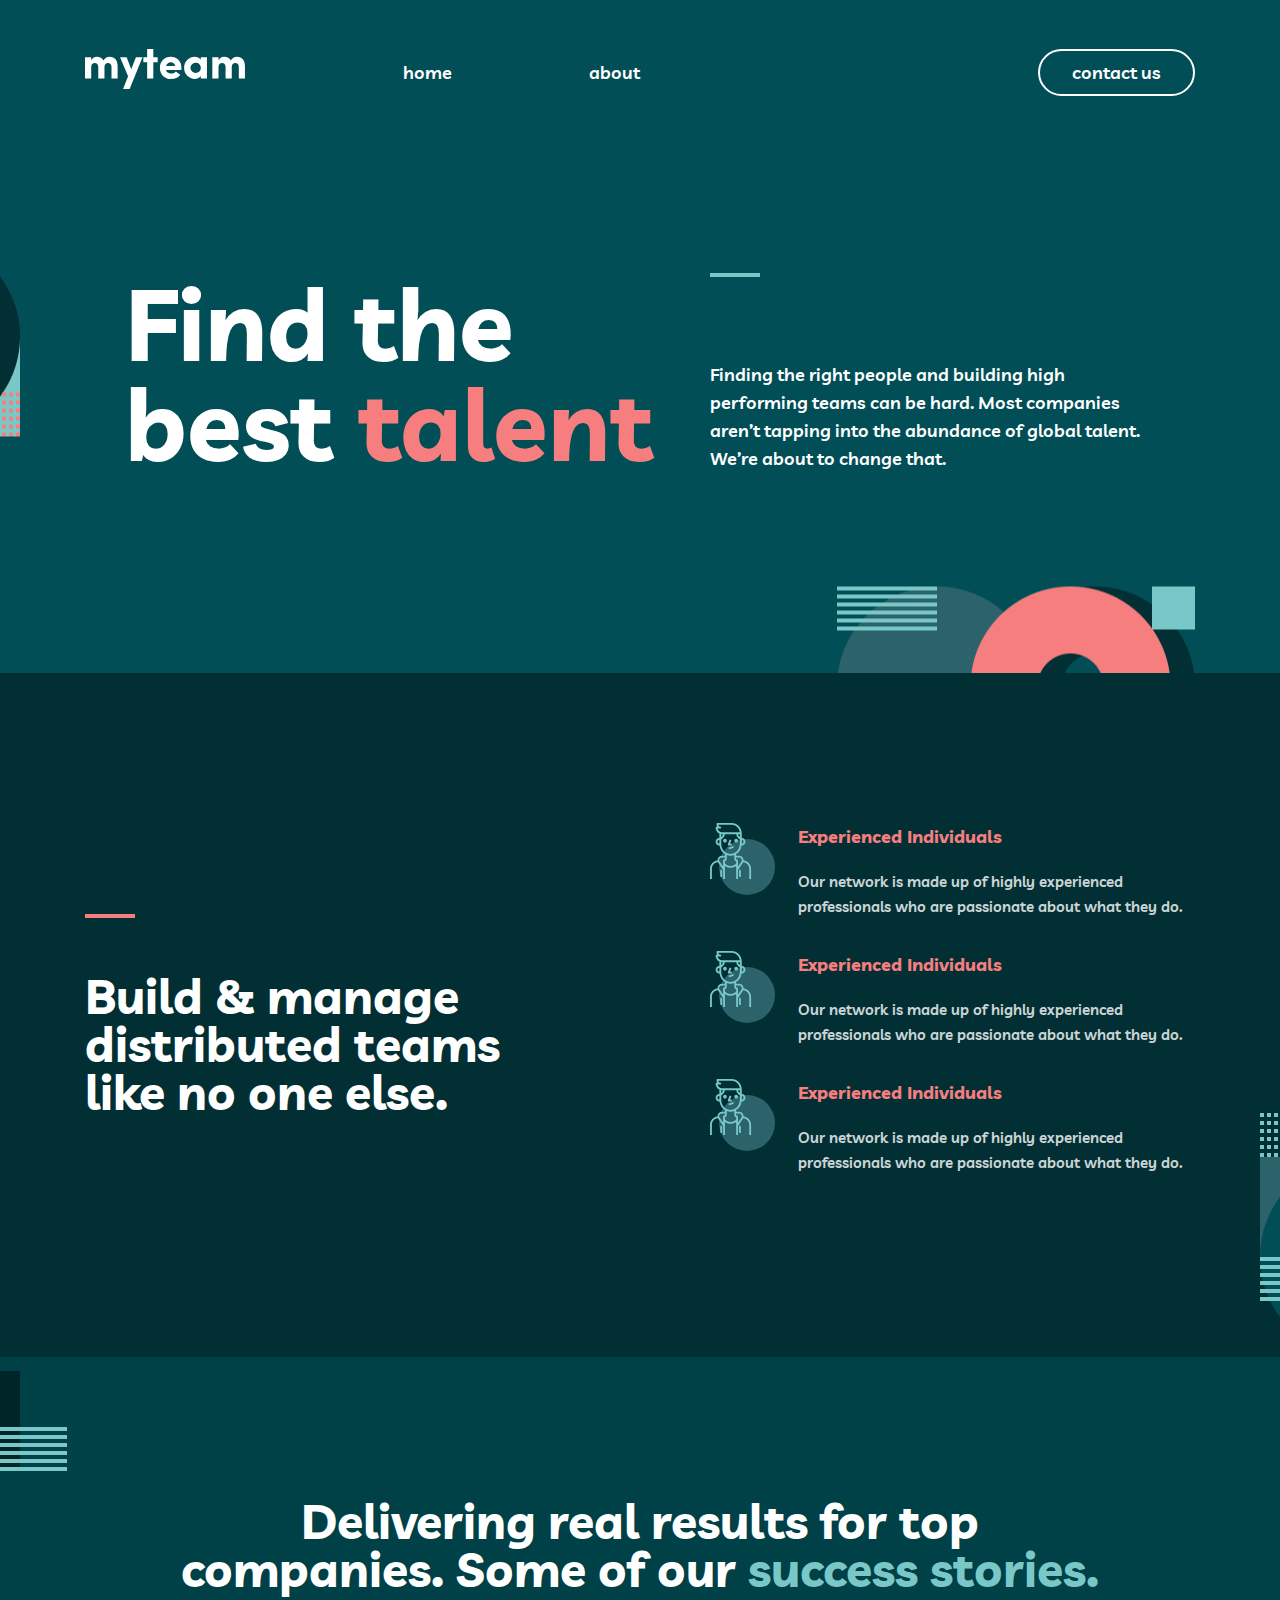
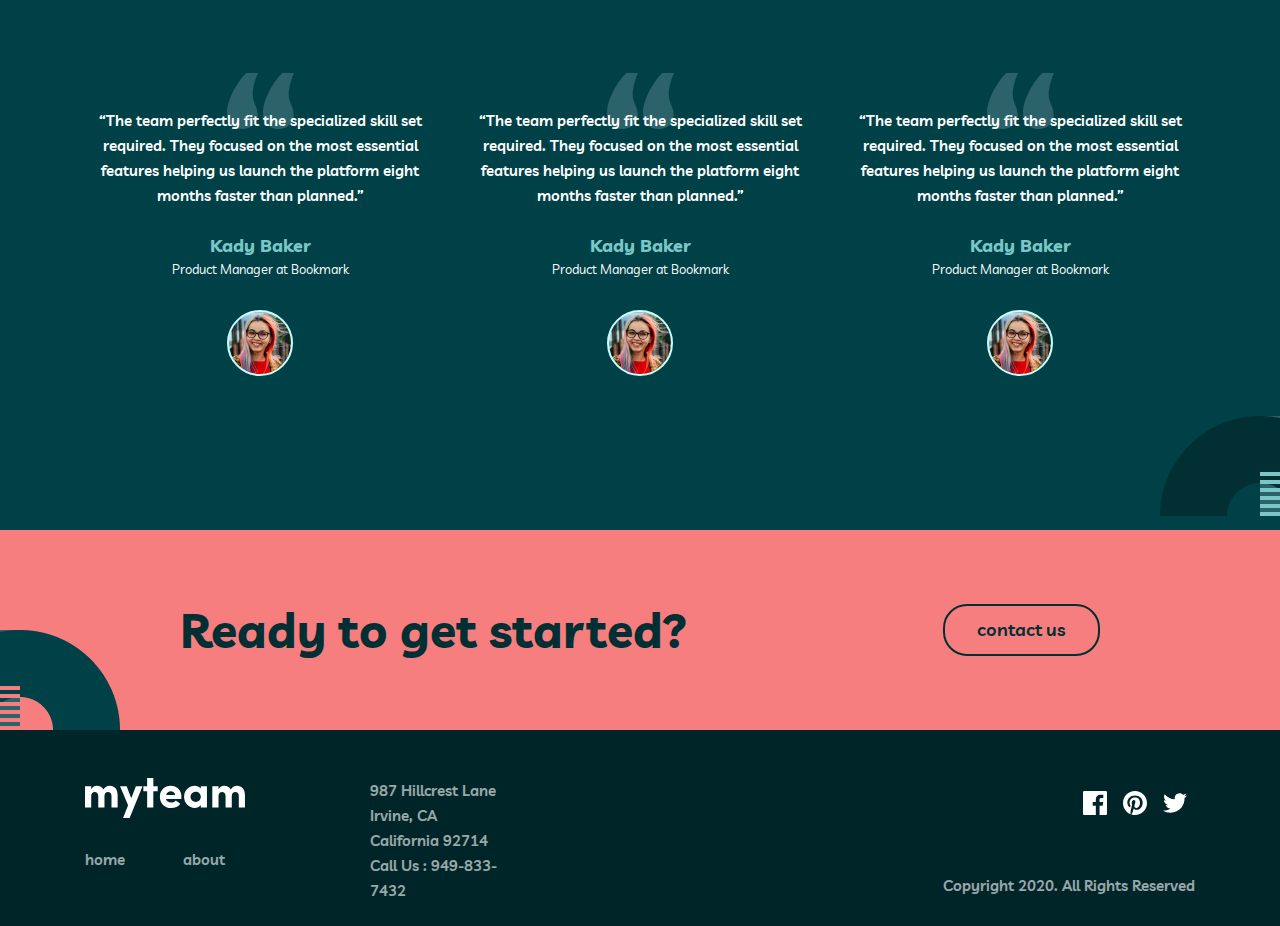
<file: myTeam/index.html>
<!DOCTYPE html>
<html lang="en">
  <head>
    <meta charset="UTF-8" />
    <meta http-equiv="X-UA-Compatible" content="IE=edge" />
    <meta name="viewport" content="width=device-width, initial-scale=1.0" />
    <title>My team</title>
    <link rel="stylesheet" href="./css/common.css" />
  </head>
  <body>
    <header class="header">
      <nav>
        <div class="nav_container container">
          <div class="nav_left">
            <span
              ><a href="#"> <img src="./images/logo.svg" alt="logo" /></a
            ></span>
            <a href="#">home</a>
            <a href="#">about</a>
          </div>
          <div class="nav_right">
            <a href="#"> contact us</a>
          </div>
        </div>
      </nav>

      <section class="header_section container">
        <div class="head_left">
          <h1>Find the best <span>talent</span></h1>
        </div>
        <div class="head_right">
          <span class="line"></span>
          <p>
            Finding the right people and building high performing teams can be
            hard. Most companies aren’t tapping into the abundance of global
            talent. We’re about to change that.
          </p>
        </div>
      </section>
    </header>
    <main>
      <section class="about">
        <div class="about_container container">
          <div class="about_left">
            <p></p>
            <h1>Build & manage distributed teams like no one else.</h1>
          </div>
          <div class="about_right">
            <div class="right_block">
              <div class="block_img">
                <img
                  src="./images/icon-experienced.svg"
                  alt="icon-experienced"
                />
              </div>
              <div class="block_texts">
                <h3>Experienced Individuals</h3>
                <p>
                  Our network is made up of highly experienced professionals who
                  are passionate about what they do.
                </p>
              </div>
            </div>

            <div class="right_block">
              <div class="block_img">
                <img
                  src="./images/icon-experienced.svg"
                  alt="icon-experienced"
                />
              </div>
              <div class="block_texts">
                <h3>Experienced Individuals</h3>
                <p>
                  Our network is made up of highly experienced professionals who
                  are passionate about what they do.
                </p>
              </div>
            </div>

            <div class="right_block">
              <div class="block_img">
                <img
                  src="./images/icon-experienced.svg"
                  alt="icon-experienced"
                />
              </div>
              <div class="block_texts">
                <h3>Experienced Individuals</h3>
                <p>
                  Our network is made up of highly experienced professionals who
                  are passionate about what they do.
                </p>
              </div>
            </div>
          </div>
        </div>
      </section>

      <section class="stories">
        <div class="stories_container container">
          <div class="stories_header">
            <h1>
              Delivering real results for top companies. Some of our
              <span>success stories.</span>
            </h1>
          </div>
          <div class="stories_block_container">
            <div class="stories_block">
              <div class="stories_text">
                <p>
                  “The team perfectly fit the specialized skill set required.
                  They focused on the most essential features helping us launch
                  the platform eight months faster than planned.”
                </p>
              </div>
              <div class="stories_clients">
                <h3>Kady Baker</h3>
                <p>Product Manager at Bookmark</p>
              </div>
              <div class="stories_img">
                <img src="./images/user-kady.svg" alt="" />
              </div>
            </div>
            <div class="stories_block">
              <div class="stories_text">
                <p>
                  “The team perfectly fit the specialized skill set required.
                  They focused on the most essential features helping us launch
                  the platform eight months faster than planned.”
                </p>
              </div>
              <div class="stories_clients">
                <h3>Kady Baker</h3>
                <p>Product Manager at Bookmark</p>
              </div>
              <div class="stories_img">
                <img src="./images/user-kady.svg" alt="" />
              </div>
            </div>
            <div class="stories_block">
              <div class="stories_text">
                <p>
                  “The team perfectly fit the specialized skill set required.
                  They focused on the most essential features helping us launch
                  the platform eight months faster than planned.”
                </p>
              </div>
              <div class="stories_clients">
                <h3>Kady Baker</h3>
                <p>Product Manager at Bookmark</p>
              </div>
              <div class="stories_img">
                <img src="./images/user-kady.svg" alt="" />
              </div>
            </div>
          </div>
        </div>
      </section>

      <section class="contact_us">
        <div class="contact_us_container">
          <h1>Ready to get started?</h1>
          <a href="#">contact us</a>
        </div>
      </section>
    </main>
    <footer>
      <div class="footer_container container">
        <div class="footer_left">
          <div class="fl_1">
            <span
              ><a href="#"> <img src="./images/logo.svg" alt="logo" /></a
            ></span>
            <div class="fl_text">
              <a href="#">home</a>
              <a href="#">about</a>
            </div>
          </div>
          <div class="fl_2">
            <p>
              987 Hillcrest Lane <br> Irvine, CA <br> California 92714 <br> Call Us :
              949-833-7432
            </p>
          </div>
        </div>
        <div class="footer_right">
          <div class="fr_social">
            <img src="./images/facebook.svg" alt="" />
            <img src="./images/pinterest.svg" alt="" />
            <img src="./images/twitter.svg" alt="" />
          </div>
          <div class="fr_text">Copyright 2020. All Rights Reserved</div>
        </div>
      </div>
    </footer>
  </body>
</html>
</file>
<file: myTeam/css/common.css>
@import "./navigator.css";
@import "./header.css";
@import "./about.css";
@import "./stories.css";
@import "./contact.css";
@import "./footer.css";

@import url("https://fonts.googleapis.com/css2?family=Livvic:ital,wght@0,100;0,200;0,300;0,400;0,500;0,600;0,700;0,900;1,100;1,200;1,300;1,400;1,500;1,600;1,700;1,900&display=swap");

* {
  margin: 0;
  padding: 0;
  font-family: "Livvic";
  font-style: normal;
}

*,
*::after,
*::before {
  box-sizing: border-box;
}
a {
  text-decoration: none;
}

.header {
  background-image: url(../images/background-header.png);
  display: flex;
  flex-direction: column;
  background-repeat: no-repeat;
  background-position: center;
  background-color: #014E56;


}
.container {
  display: flex;
  align-items: center;
  /* justify-content: space-between; */
  max-width: 1110px;
  margin: 0 auto;
}
</file>
